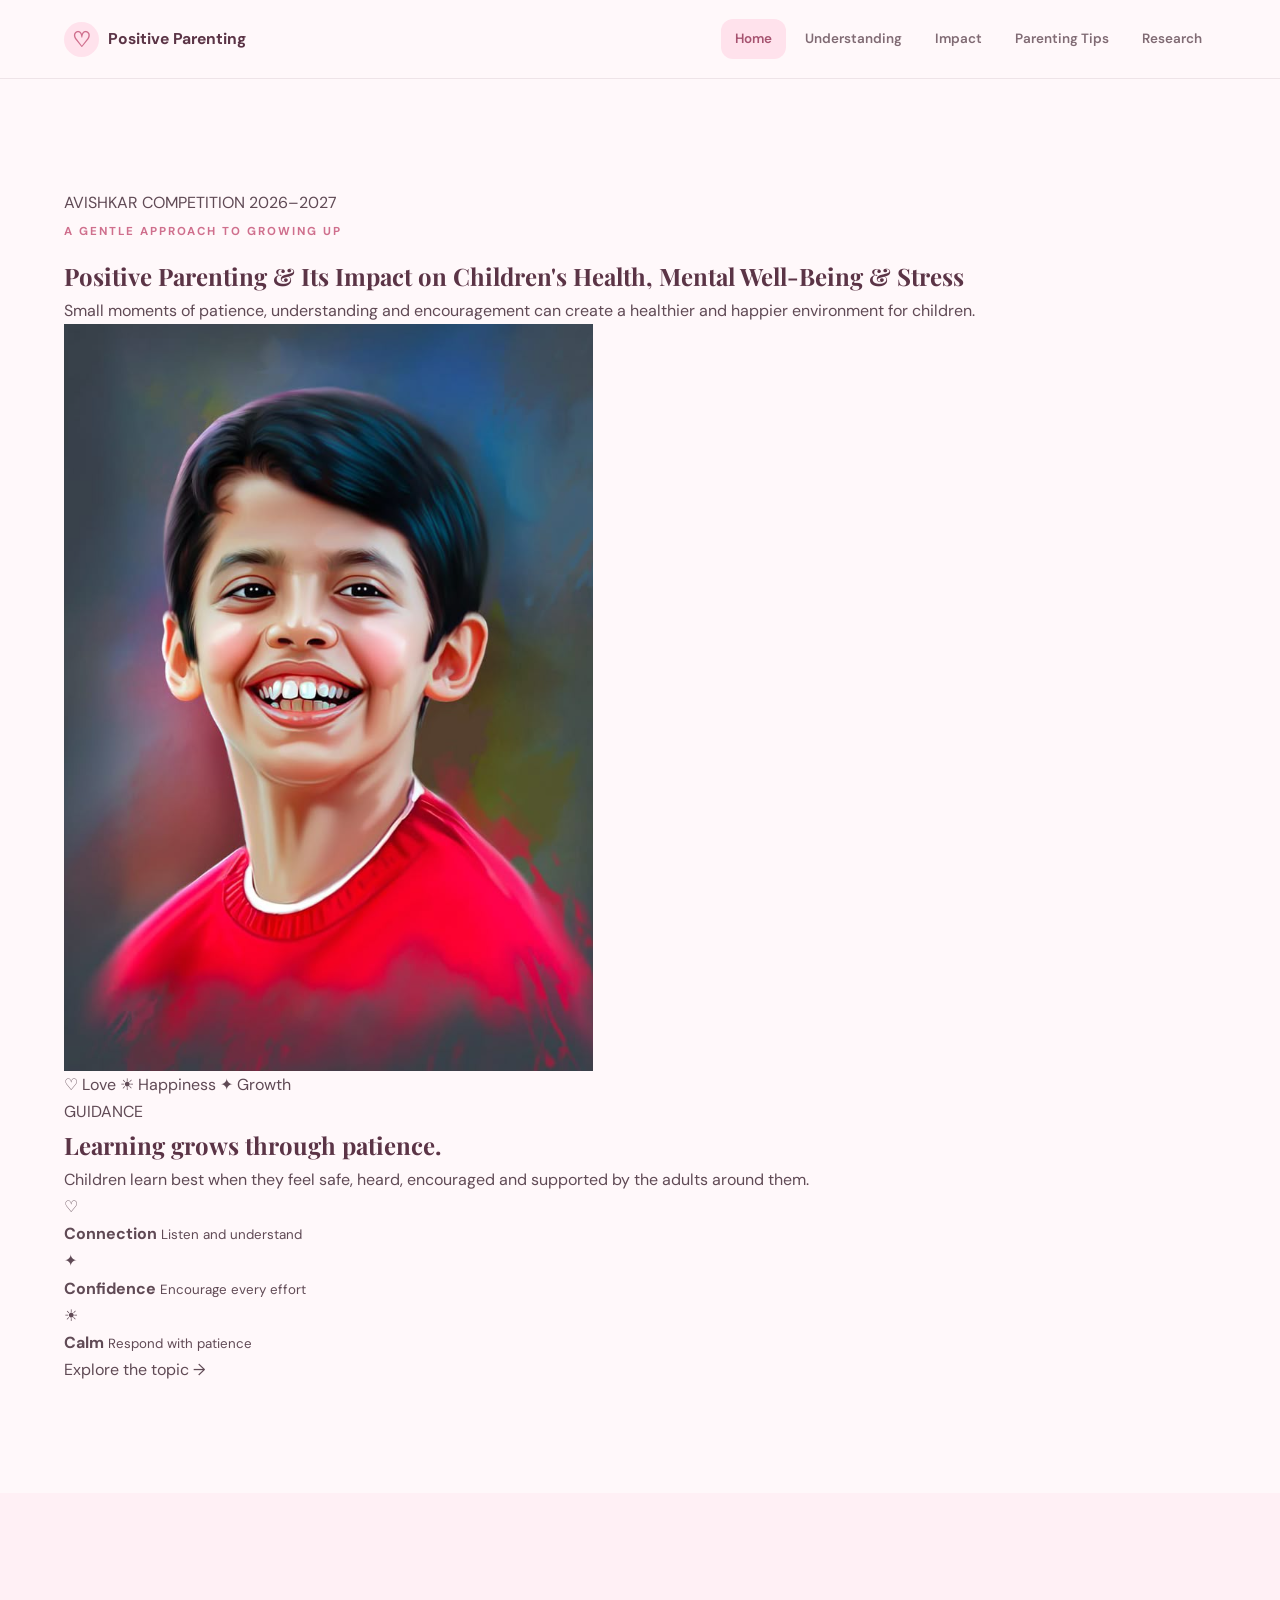
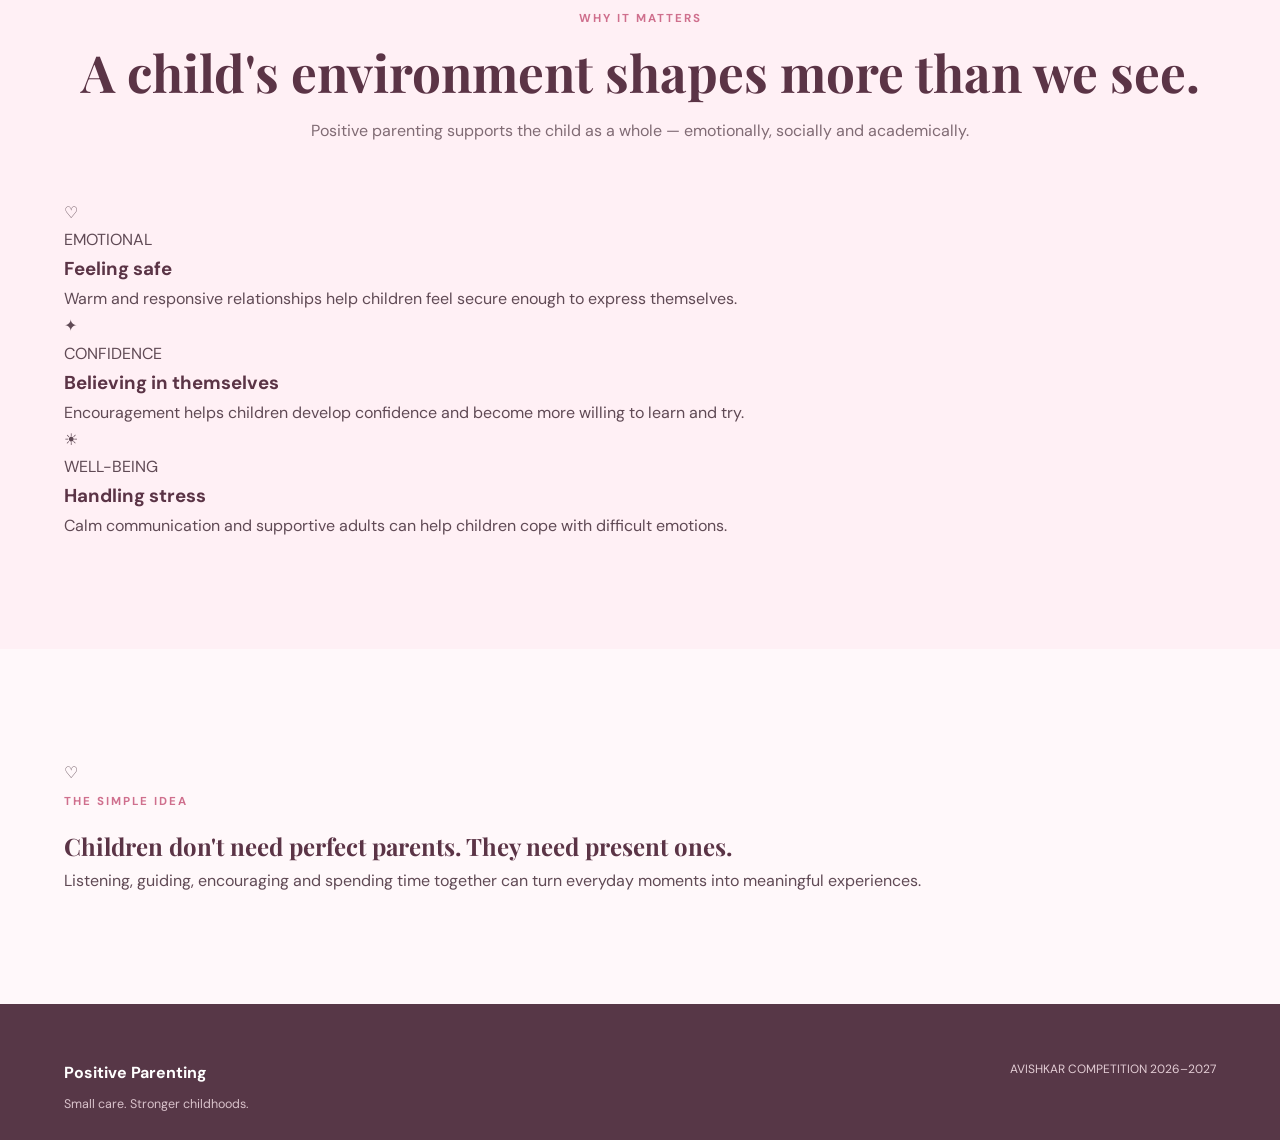
<file: index.html>
<!DOCTYPE html>
<html lang="en">
<head>
    <meta charset="UTF-8">
    <meta name="viewport" content="width=device-width, initial-scale=1.0">

    <title>Positive Parenting | Avishkar Competition</title>

    <link rel="preconnect" href="https://fonts.googleapis.com">
    <link rel="preconnect" href="https://fonts.gstatic.com" crossorigin>

    <link href="https://fonts.googleapis.com/css2?family=DM+Sans:wght@400;500;600;700&family=Playfair+Display:wght@500;600;700&display=swap" rel="stylesheet">

    <link rel="stylesheet" href="style.css">
</head>

<body>

<header class="site-header">
    <div class="container nav-wrap">

        <a href="index.html" class="brand">
            <span class="brand-mark">♡</span>
            <span>Positive Parenting</span>
        </a>

        <button class="nav-toggle" aria-label="Open navigation">
            <span></span>
            <span></span>
            <span></span>
        </button>

        <nav class="main-nav">
            <a href="index.html" class="active">Home</a>
            <a href="understanding.html">Understanding</a>
            <a href="impact.html">Impact</a>
            <a href="parenting-tips.html">Parenting Tips</a>
            <a href="research.html">Research</a>
        </nav>

    </div>
</header>


<main>

    <!-- HERO -->
    <section class="hero section">

        <div class="container">

            <div class="competition-label">
                AVISHKAR COMPETITION 2026–2027
            </div>

            <div class="hero-heading">
                <span class="eyebrow">A gentle approach to growing up</span>

                <h1>
                    Positive Parenting & Its Impact on Children's
                    <span>Health, Mental Well-Being & Stress</span>
                </h1>

                <p class="hero-intro">
                    Small moments of patience, understanding and encouragement
                    can create a healthier and happier environment for children.
                </p>
            </div>


            <!-- IMPORTANT:
                 IMAGE AND TEXT ARE SEPARATE.
                 NOTHING IS PLACED OVER THE BOY'S FACE.
            -->

            <div class="hero-showcase">

                <div class="hero-image-area">

                    <div class="hero-photo-frame">
                        <img
                            src="boy.png"
                            alt="Happy child"
                            class="hero-photo"
                        >
                    </div>

                    <!-- LOVE IS OUTSIDE THE IMAGE -->
                    <div class="hero-badges">
                        <span class="soft-badge">
                            <span>♡</span> Love
                        </span>

                        <span class="soft-badge">
                            <span>☀</span> Happiness
                        </span>

                        <span class="soft-badge">
                            <span>✦</span> Growth
                        </span>
                    </div>

                </div>


                <!-- TEXT CARD IS TO THE RIGHT OF IMAGE -->
                <div class="hero-side-card">

                    <span class="card-label">GUIDANCE</span>

                    <h2>
                        Learning grows through patience.
                    </h2>

                    <p>
                        Children learn best when they feel safe, heard,
                        encouraged and supported by the adults around them.
                    </p>

                    <div class="mini-points">

                        <div>
                            <span class="mini-icon">♡</span>
                            <div>
                                <strong>Connection</strong>
                                <small>Listen and understand</small>
                            </div>
                        </div>

                        <div>
                            <span class="mini-icon">✦</span>
                            <div>
                                <strong>Confidence</strong>
                                <small>Encourage every effort</small>
                            </div>
                        </div>

                        <div>
                            <span class="mini-icon">☀</span>
                            <div>
                                <strong>Calm</strong>
                                <small>Respond with patience</small>
                            </div>
                        </div>

                    </div>

                    <a href="understanding.html" class="primary-button">
                        Explore the topic
                        <span>→</span>
                    </a>

                </div>

            </div>

        </div>

    </section>


    <!-- WHY IT MATTERS -->
    <section class="section soft-section">

        <div class="container">

            <div class="section-heading centered">
                <span class="eyebrow">Why it matters</span>

                <h2>
                    A child's environment shapes more than we see.
                </h2>

                <p>
                    Positive parenting supports the child as a whole —
                    emotionally, socially and academically.
                </p>
            </div>


            <div class="three-card-grid">

                <article class="info-card pink-card reveal">
                    <div class="icon-circle">♡</div>
                    <span class="small-label">EMOTIONAL</span>

                    <h3>Feeling safe</h3>

                    <p>
                        Warm and responsive relationships help children
                        feel secure enough to express themselves.
                    </p>
                </article>


                <article class="info-card peach-card reveal">
                    <div class="icon-circle">✦</div>
                    <span class="small-label">CONFIDENCE</span>

                    <h3>Believing in themselves</h3>

                    <p>
                        Encouragement helps children develop confidence
                        and become more willing to learn and try.
                    </p>
                </article>


                <article class="info-card lavender-card reveal">
                    <div class="icon-circle">☀</div>
                    <span class="small-label">WELL-BEING</span>

                    <h3>Handling stress</h3>

                    <p>
                        Calm communication and supportive adults can help
                        children cope with difficult emotions.
                    </p>
                </article>

            </div>

        </div>

    </section>


    <!-- SIMPLE MESSAGE -->
    <section class="section">

        <div class="container">

            <div class="message-box reveal">

                <div class="message-symbol">♡</div>

                <div>
                    <span class="eyebrow">The simple idea</span>

                    <h2>
                        Children don't need perfect parents.
                        They need present ones.
                    </h2>

                    <p>
                        Listening, guiding, encouraging and spending time
                        together can turn everyday moments into meaningful
                        experiences.
                    </p>
                </div>

            </div>

        </div>

    </section>

</main>


<footer class="site-footer">

    <div class="container footer-inner">

        <div>
            <strong>Positive Parenting</strong>
            <p>Small care. Stronger childhoods.</p>
        </div>

        <div class="footer-note">
            AVISHKAR COMPETITION 2026–2027
        </div>

    </div>

</footer>


<script src="script.js"></script>

</body>
</html>
</file>
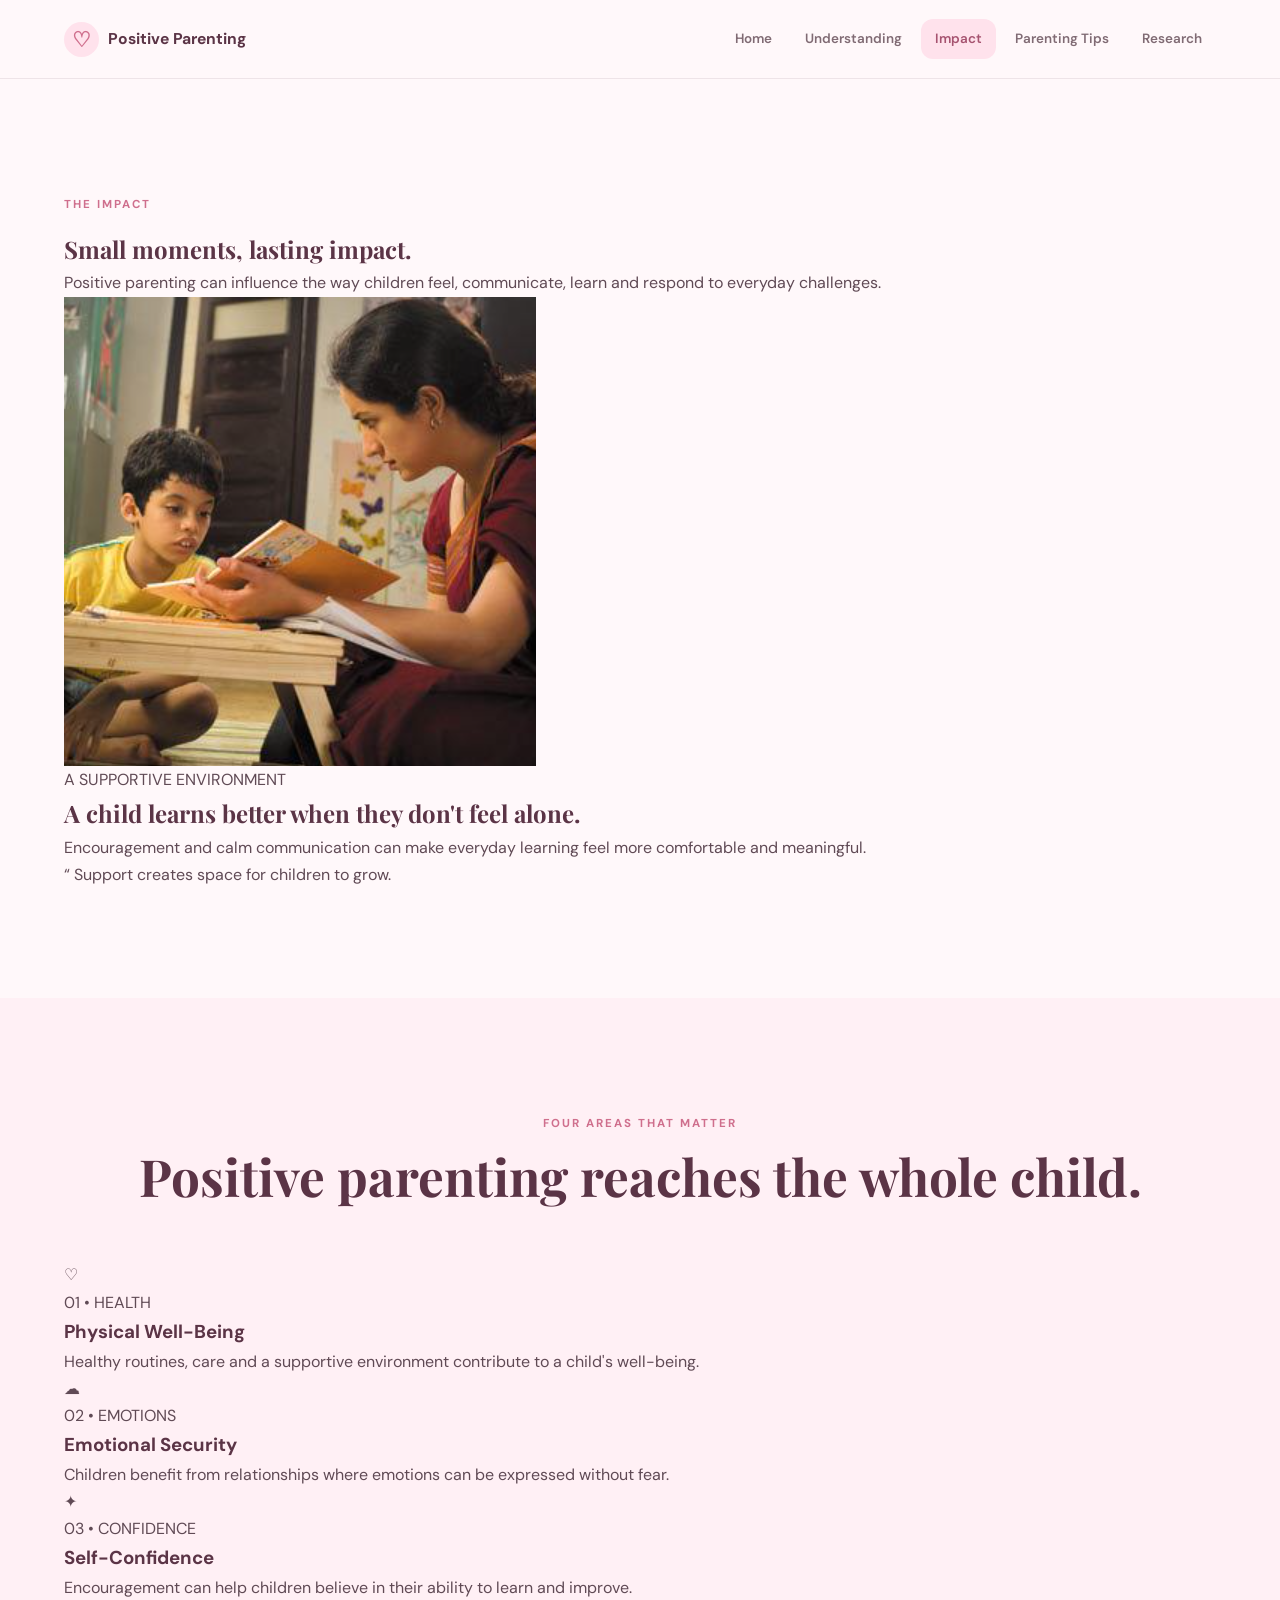
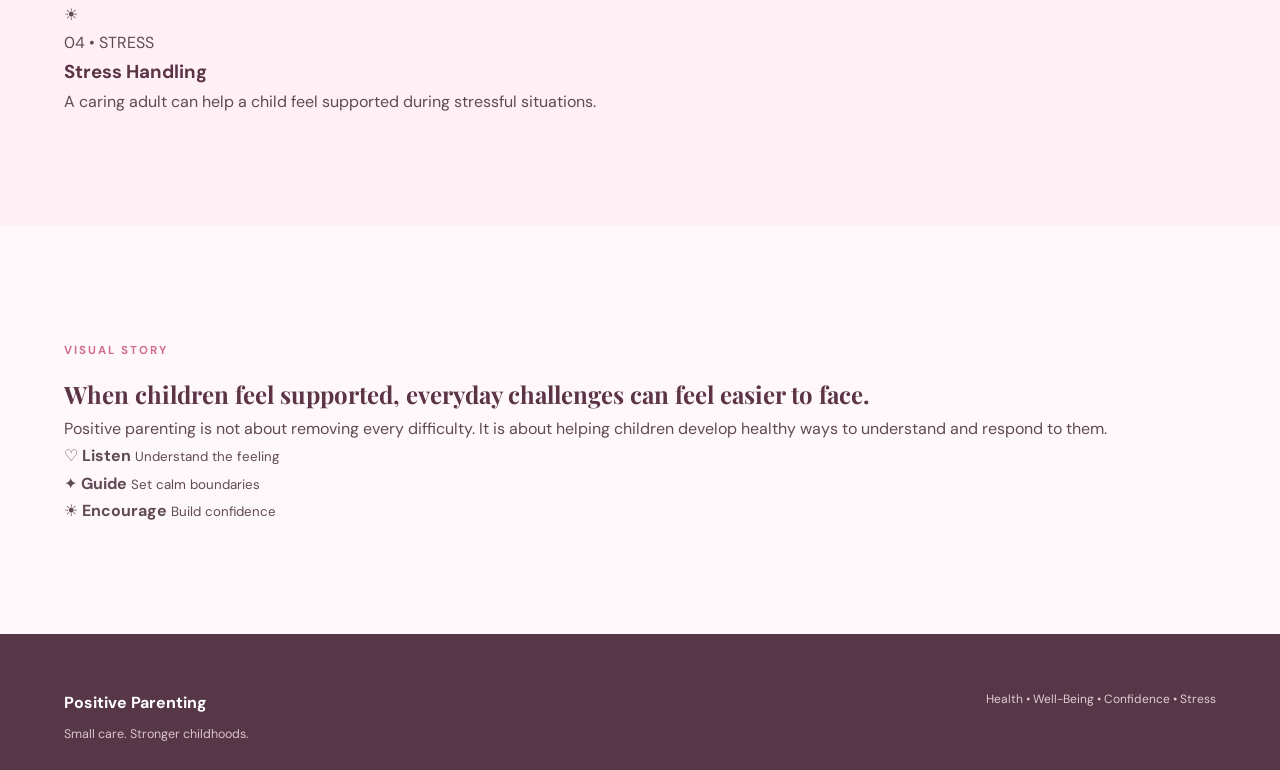
<file: impact.html>
<!DOCTYPE html>
<html lang="en">
<head>

    <meta charset="UTF-8">
    <meta name="viewport" content="width=device-width, initial-scale=1.0">

    <title>Impact of Positive Parenting</title>

    <link rel="preconnect" href="https://fonts.googleapis.com">
    <link rel="preconnect" href="https://fonts.gstatic.com" crossorigin>

    <link href="https://fonts.googleapis.com/css2?family=DM+Sans:wght@400;500;600;700&family=Playfair+Display:wght@500;600;700&display=swap" rel="stylesheet">

    <link rel="stylesheet" href="style.css">

</head>

<body>

<header class="site-header">

    <div class="container nav-wrap">

        <a href="index.html" class="brand">
            <span class="brand-mark">♡</span>
            <span>Positive Parenting</span>
        </a>

        <button class="nav-toggle" aria-label="Open navigation">
            <span></span>
            <span></span>
            <span></span>
        </button>

        <nav class="main-nav">

            <a href="index.html">Home</a>
            <a href="understanding.html">Understanding</a>
            <a href="impact.html" class="active">Impact</a>
            <a href="parenting-tips.html">Parenting Tips</a>
            <a href="research.html">Research</a>

        </nav>

    </div>

</header>


<main>

    <section class="page-hero section">

        <div class="container">

            <span class="eyebrow">The impact</span>

            <h1>
                Small moments,
                <span>lasting impact.</span>
            </h1>

            <p class="large-intro">
                Positive parenting can influence the way children feel,
                communicate, learn and respond to everyday challenges.
            </p>


            <div class="impact-feature">

                <div class="impact-photo">

                    <img
                        src="mother-child.png"
                        alt="Mother supporting her child while studying"
                    >

                </div>


                <div class="impact-message">

                    <span class="card-label">A SUPPORTIVE ENVIRONMENT</span>

                    <h2>
                        A child learns better
                        when they don't feel alone.
                    </h2>

                    <p>
                        Encouragement and calm communication can make
                        everyday learning feel more comfortable and
                        meaningful.
                    </p>

                    <div class="impact-quote">
                        <span>“</span>
                        Support creates space for children to grow.
                    </div>

                </div>

            </div>

        </div>

    </section>


    <section class="section soft-section">

        <div class="container">

            <div class="section-heading centered">

                <span class="eyebrow">Four areas that matter</span>

                <h2>
                    Positive parenting reaches the whole child.
                </h2>

            </div>


            <div class="impact-grid">

                <article class="impact-card">

                    <div class="impact-icon">♡</div>

                    <div>
                        <span class="small-label">01 • HEALTH</span>
                        <h3>Physical Well-Being</h3>
                        <p>
                            Healthy routines, care and a supportive
                            environment contribute to a child's well-being.
                        </p>
                    </div>

                </article>


                <article class="impact-card">

                    <div class="impact-icon">☁</div>

                    <div>
                        <span class="small-label">02 • EMOTIONS</span>
                        <h3>Emotional Security</h3>
                        <p>
                            Children benefit from relationships where
                            emotions can be expressed without fear.
                        </p>
                    </div>

                </article>


                <article class="impact-card">

                    <div class="impact-icon">✦</div>

                    <div>
                        <span class="small-label">03 • CONFIDENCE</span>
                        <h3>Self-Confidence</h3>
                        <p>
                            Encouragement can help children believe in
                            their ability to learn and improve.
                        </p>
                    </div>

                </article>


                <article class="impact-card">

                    <div class="impact-icon">☀</div>

                    <div>
                        <span class="small-label">04 • STRESS</span>
                        <h3>Stress Handling</h3>
                        <p>
                            A caring adult can help a child feel supported
                            during stressful situations.
                        </p>
                    </div>

                </article>

            </div>

        </div>

    </section>


    <!-- VISUAL IMPACT -->
    <section class="section">

        <div class="container">

            <div class="visual-impact">

                <div class="visual-content">

                    <span class="eyebrow">Visual story</span>

                    <h2>
                        When children feel supported,
                        everyday challenges can feel easier to face.
                    </h2>

                    <p>
                        Positive parenting is not about removing every
                        difficulty. It is about helping children develop
                        healthy ways to understand and respond to them.
                    </p>

                </div>


                <div class="impact-visual">

                    <div class="visual-step first">
                        <span>♡</span>
                        <strong>Listen</strong>
                        <small>Understand the feeling</small>
                    </div>

                    <div class="visual-line"></div>

                    <div class="visual-step second">
                        <span>✦</span>
                        <strong>Guide</strong>
                        <small>Set calm boundaries</small>
                    </div>

                    <div class="visual-line"></div>

                    <div class="visual-step third">
                        <span>☀</span>
                        <strong>Encourage</strong>
                        <small>Build confidence</small>
                    </div>

                </div>

            </div>

        </div>

    </section>

</main>


<footer class="site-footer">

    <div class="container footer-inner">

        <div>
            <strong>Positive Parenting</strong>
            <p>Small care. Stronger childhoods.</p>
        </div>

        <div class="footer-note">
            Health • Well-Being • Confidence • Stress
        </div>

    </div>

</footer>


<script src="script.js"></script>

</body>
</html>
</file>
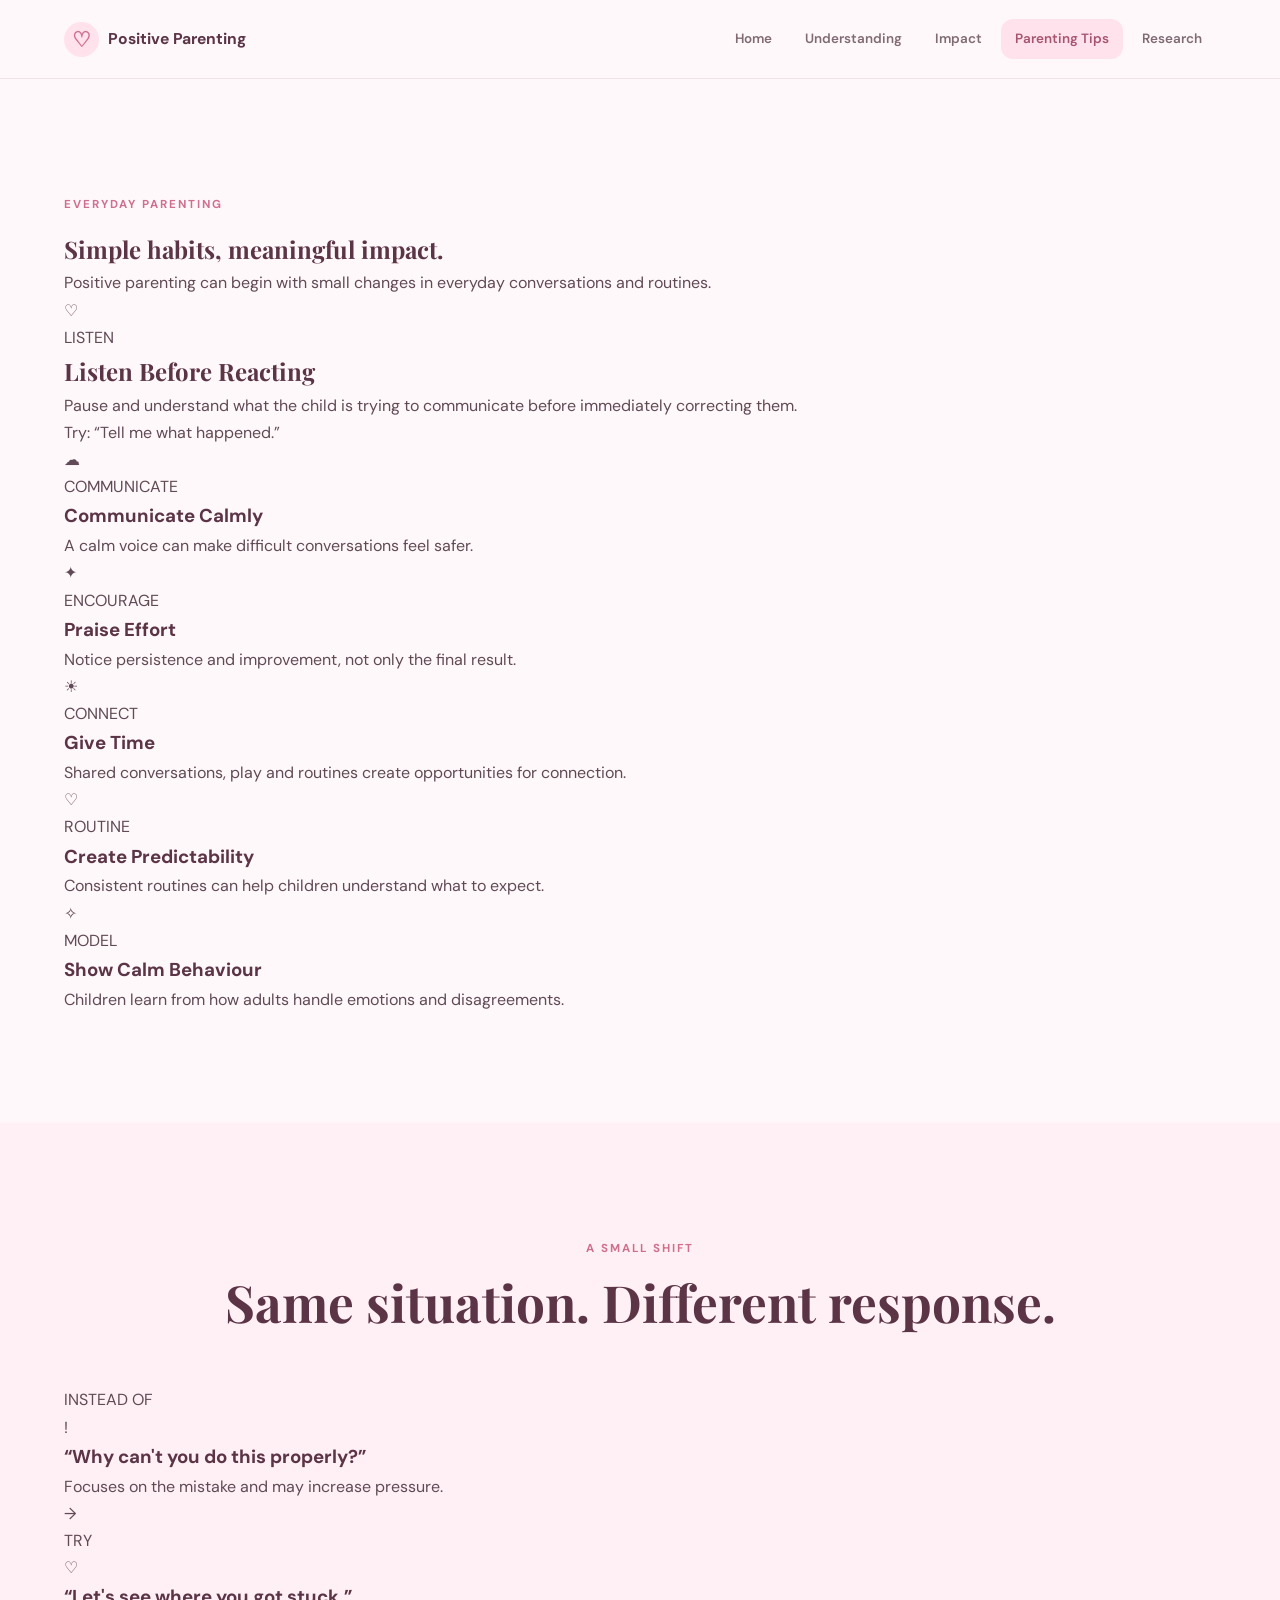
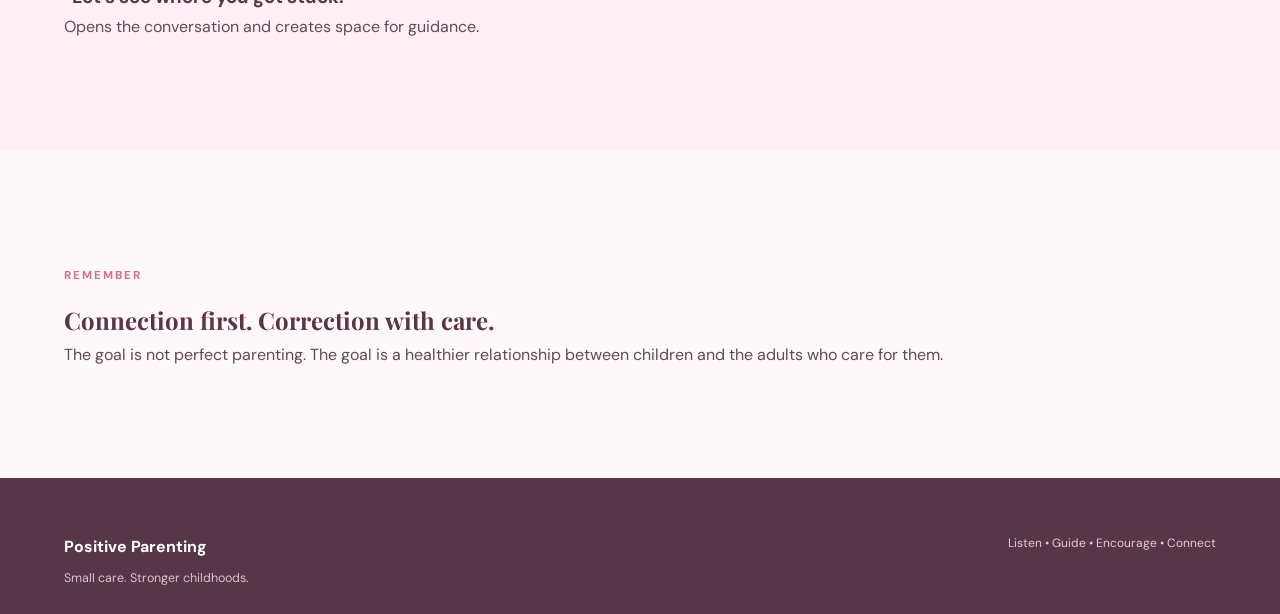
<file: parenting-tips.html>
<!DOCTYPE html>
<html lang="en">
<head>

    <meta charset="UTF-8">
    <meta name="viewport" content="width=device-width, initial-scale=1.0">

    <title>Positive Parenting Tips</title>

    <link rel="preconnect" href="https://fonts.googleapis.com">
    <link rel="preconnect" href="https://fonts.gstatic.com" crossorigin>

    <link href="https://fonts.googleapis.com/css2?family=DM+Sans:wght@400;500;600;700&family=Playfair+Display:wght@500;600;700&display=swap" rel="stylesheet">

    <link rel="stylesheet" href="style.css">

</head>

<body>

<header class="site-header">

    <div class="container nav-wrap">

        <a href="index.html" class="brand">
            <span class="brand-mark">♡</span>
            <span>Positive Parenting</span>
        </a>

        <button class="nav-toggle" aria-label="Open navigation">
            <span></span>
            <span></span>
            <span></span>
        </button>

        <nav class="main-nav">

            <a href="index.html">Home</a>
            <a href="understanding.html">Understanding</a>
            <a href="impact.html">Impact</a>
            <a href="parenting-tips.html" class="active">Parenting Tips</a>
            <a href="research.html">Research</a>

        </nav>

    </div>

</header>


<main>

    <section class="page-hero section">

        <div class="container">

            <span class="eyebrow">Everyday parenting</span>

            <h1>
                Simple habits,
                <span>meaningful impact.</span>
            </h1>

            <p class="large-intro">
                Positive parenting can begin with small changes in
                everyday conversations and routines.
            </p>


            <div class="tips-grid">

                <article class="tip-card large-tip">

                    <div class="tip-icon">♡</div>

                    <span class="small-label">LISTEN</span>

                    <h2>Listen Before Reacting</h2>

                    <p>
                        Pause and understand what the child is trying
                        to communicate before immediately correcting them.
                    </p>

                    <div class="tip-example">
                        <span>Try:</span>
                        “Tell me what happened.”
                    </div>

                </article>


                <article class="tip-card">

                    <div class="tip-icon">☁</div>

                    <span class="small-label">COMMUNICATE</span>

                    <h3>Communicate Calmly</h3>

                    <p>
                        A calm voice can make difficult conversations
                        feel safer.
                    </p>

                </article>


                <article class="tip-card">

                    <div class="tip-icon">✦</div>

                    <span class="small-label">ENCOURAGE</span>

                    <h3>Praise Effort</h3>

                    <p>
                        Notice persistence and improvement, not only
                        the final result.
                    </p>

                </article>


                <article class="tip-card">

                    <div class="tip-icon">☀</div>

                    <span class="small-label">CONNECT</span>

                    <h3>Give Time</h3>

                    <p>
                        Shared conversations, play and routines create
                        opportunities for connection.
                    </p>

                </article>


                <article class="tip-card">

                    <div class="tip-icon">♡</div>

                    <span class="small-label">ROUTINE</span>

                    <h3>Create Predictability</h3>

                    <p>
                        Consistent routines can help children understand
                        what to expect.
                    </p>

                </article>


                <article class="tip-card">

                    <div class="tip-icon">✧</div>

                    <span class="small-label">MODEL</span>

                    <h3>Show Calm Behaviour</h3>

                    <p>
                        Children learn from how adults handle emotions
                        and disagreements.
                    </p>

                </article>

            </div>

        </div>

    </section>


    <!-- BEFORE / AFTER -->
    <section class="section soft-section">

        <div class="container">

            <div class="section-heading centered">

                <span class="eyebrow">A small shift</span>

                <h2>
                    Same situation. Different response.
                </h2>

            </div>


            <div class="response-grid">

                <div class="response-card avoid">

                    <span class="response-label">INSTEAD OF</span>

                    <div class="response-icon">!</div>

                    <h3>“Why can't you do this properly?”</h3>

                    <p>
                        Focuses on the mistake and may increase pressure.
                    </p>

                </div>


                <div class="response-arrow">
                    →
                </div>


                <div class="response-card positive">

                    <span class="response-label">TRY</span>

                    <div class="response-icon">♡</div>

                    <h3>“Let's see where you got stuck.”</h3>

                    <p>
                        Opens the conversation and creates space for guidance.
                    </p>

                </div>

            </div>

        </div>

    </section>


    <section class="section">

        <div class="container">

            <div class="closing-note">

                <span class="eyebrow">Remember</span>

                <h2>
                    Connection first.
                    Correction with care.
                </h2>

                <p>
                    The goal is not perfect parenting.
                    The goal is a healthier relationship between
                    children and the adults who care for them.
                </p>

            </div>

        </div>

    </section>

</main>


<footer class="site-footer">

    <div class="container footer-inner">

        <div>
            <strong>Positive Parenting</strong>
            <p>Small care. Stronger childhoods.</p>
        </div>

        <div class="footer-note">
            Listen • Guide • Encourage • Connect
        </div>

    </div>

</footer>


<script src="script.js"></script>

</body>
</html>
</file>
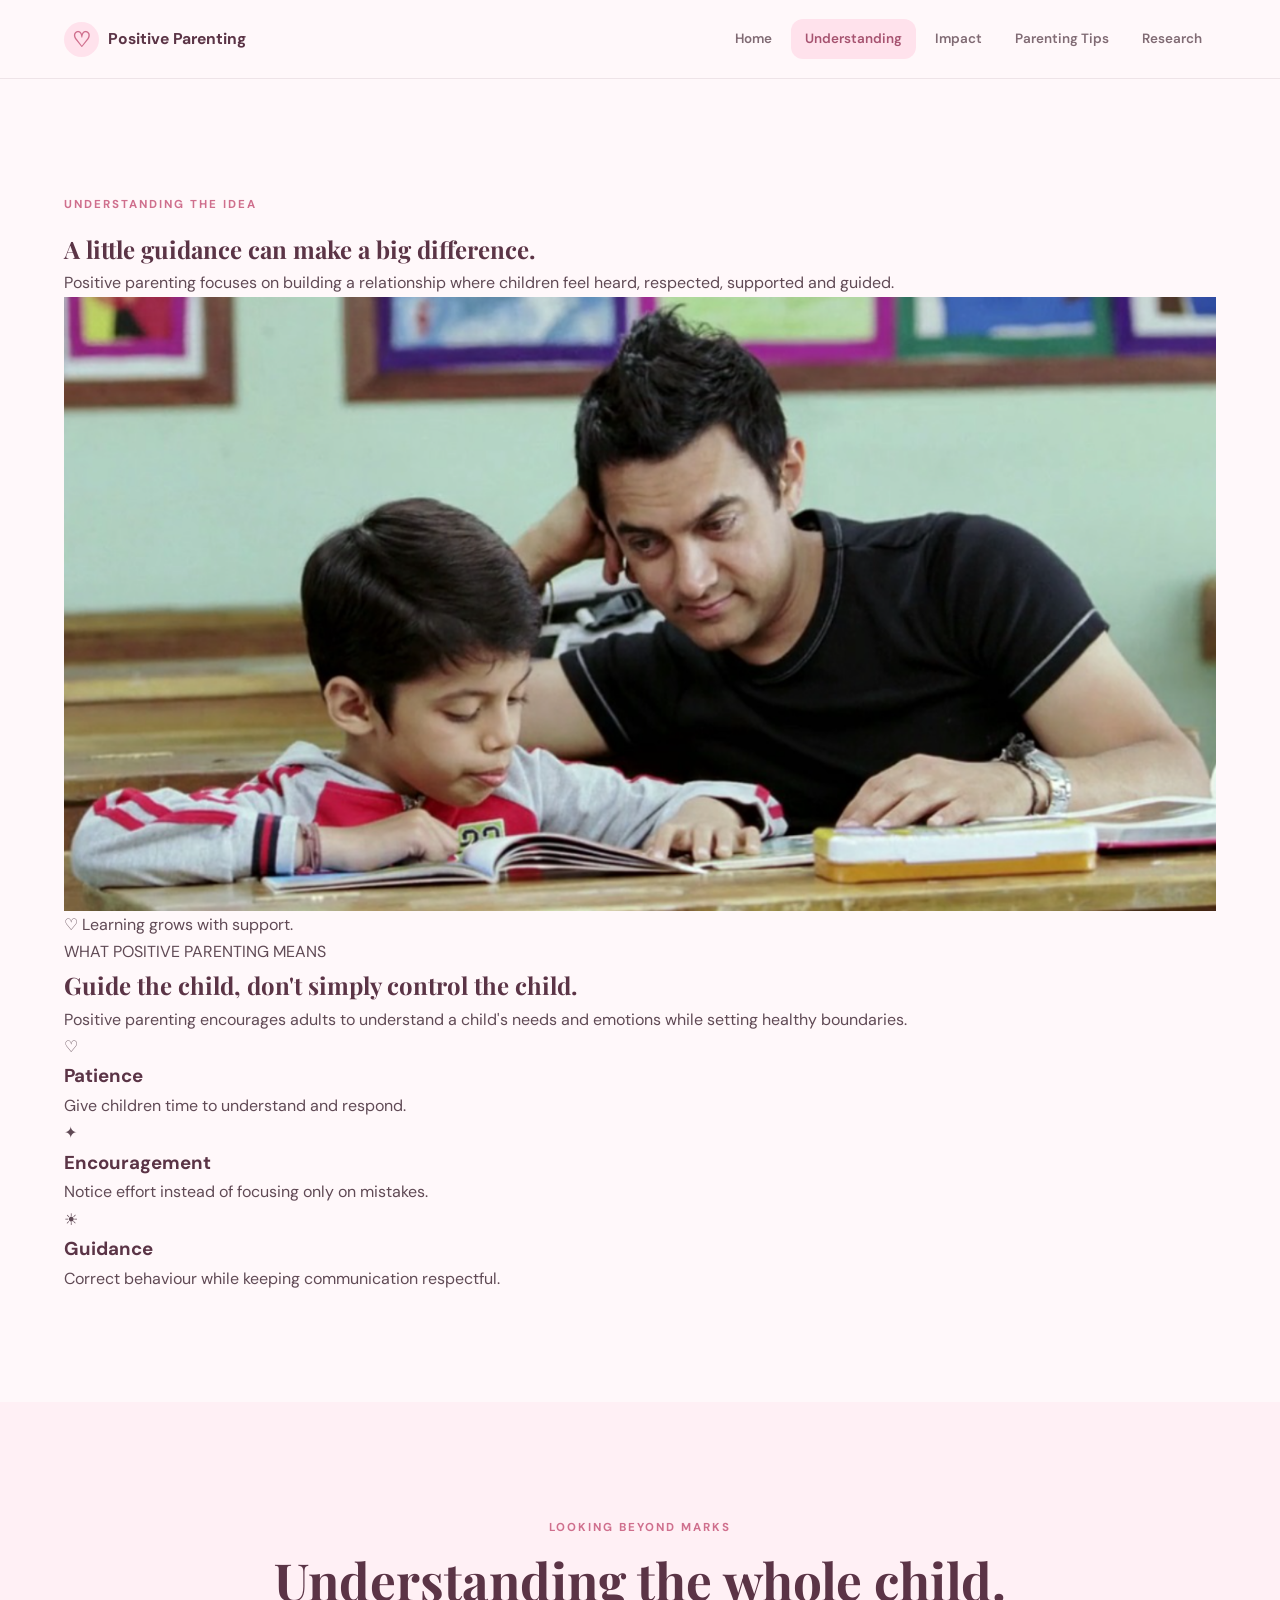
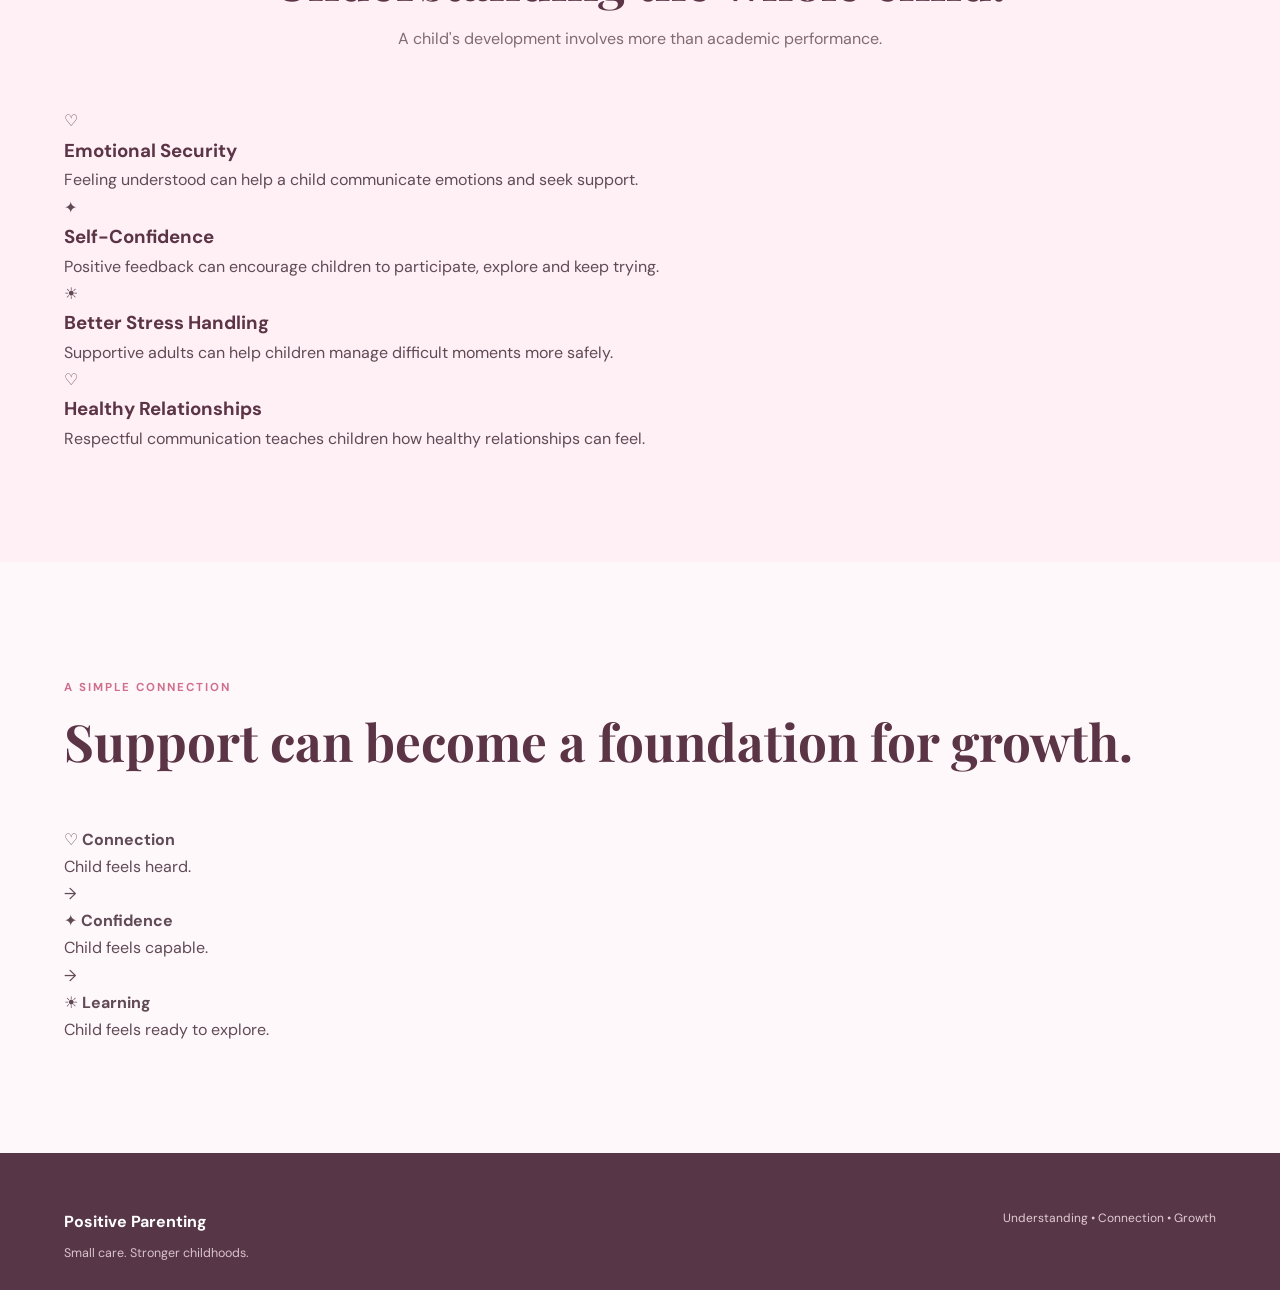
<file: understanding.html>
<!DOCTYPE html>
<html lang="en">
<head>
    <meta charset="UTF-8">
    <meta name="viewport" content="width=device-width, initial-scale=1.0">

    <title>Understanding Positive Parenting</title>

    <link rel="preconnect" href="https://fonts.googleapis.com">
    <link rel="preconnect" href="https://fonts.gstatic.com" crossorigin>

    <link href="https://fonts.googleapis.com/css2?family=DM+Sans:wght@400;500;600;700&family=Playfair+Display:wght@500;600;700&display=swap" rel="stylesheet">

    <link rel="stylesheet" href="style.css">
</head>

<body>

<header class="site-header">
    <div class="container nav-wrap">

        <a href="index.html" class="brand">
            <span class="brand-mark">♡</span>
            <span>Positive Parenting</span>
        </a>

        <button class="nav-toggle" aria-label="Open navigation">
            <span></span>
            <span></span>
            <span></span>
        </button>

        <nav class="main-nav">
            <a href="index.html">Home</a>
            <a href="understanding.html" class="active">Understanding</a>
            <a href="impact.html">Impact</a>
            <a href="parenting-tips.html">Parenting Tips</a>
            <a href="research.html">Research</a>
        </nav>

    </div>
</header>


<main>

    <section class="page-hero section">

        <div class="container">

            <span class="eyebrow">Understanding the idea</span>

            <h1>
                A little guidance can make
                <span>a big difference.</span>
            </h1>

            <p class="large-intro">
                Positive parenting focuses on building a relationship
                where children feel heard, respected, supported and guided.
            </p>


            <div class="feature-layout">

                <div class="feature-image">

                    <img
                        src="teacherchildren.png"
                        alt="Child learning with an adult"
                    />

                    <div class="image-caption">
                        <span>♡</span>
                        Learning grows with support.
                    </div>

                </div>


                <div class="feature-content">

                    <span class="card-label">WHAT POSITIVE PARENTING MEANS</span>

                    <h2>
                        Guide the child,
                        don't simply control the child.
                    </h2>

                    <p>
                        Positive parenting encourages adults to understand
                        a child's needs and emotions while setting healthy
                        boundaries.
                    </p>

                    <div class="principle-list">

                        <div class="principle-item">
                            <div class="principle-icon">♡</div>
                            <div>
                                <h3>Patience</h3>
                                <p>Give children time to understand and respond.</p>
                            </div>
                        </div>

                        <div class="principle-item">
                            <div class="principle-icon">✦</div>
                            <div>
                                <h3>Encouragement</h3>
                                <p>Notice effort instead of focusing only on mistakes.</p>
                            </div>
                        </div>

                        <div class="principle-item">
                            <div class="principle-icon">☀</div>
                            <div>
                                <h3>Guidance</h3>
                                <p>Correct behaviour while keeping communication respectful.</p>
                            </div>
                        </div>

                    </div>

                </div>

            </div>

        </div>

    </section>


    <!-- WHOLE CHILD -->
    <section class="section soft-section">

        <div class="container">

            <div class="section-heading centered">

                <span class="eyebrow">Looking beyond marks</span>

                <h2>
                    Understanding the whole child.
                </h2>

                <p>
                    A child's development involves more than academic performance.
                </p>

            </div>


            <div class="four-area-grid">

                <article class="area-card reveal">
                    <span class="area-number">♡</span>
                    <h3>Emotional Security</h3>
                    <p>
                        Feeling understood can help a child communicate
                        emotions and seek support.
                    </p>
                </article>

                <article class="area-card reveal">
                    <span class="area-number">✦</span>
                    <h3>Self-Confidence</h3>
                    <p>
                        Positive feedback can encourage children to
                        participate, explore and keep trying.
                    </p>
                </article>

                <article class="area-card reveal">
                    <span class="area-number">☀</span>
                    <h3>Better Stress Handling</h3>
                    <p>
                        Supportive adults can help children manage
                        difficult moments more safely.
                    </p>
                </article>

                <article class="area-card reveal">
                    <span class="area-number">♡</span>
                    <h3>Healthy Relationships</h3>
                    <p>
                        Respectful communication teaches children how
                        healthy relationships can feel.
                    </p>
                </article>

            </div>

        </div>

    </section>


    <!-- PATH -->
    <section class="section">

        <div class="container">

            <div class="section-heading">
                <span class="eyebrow">A simple connection</span>

                <h2>
                    Support can become a foundation for growth.
                </h2>
            </div>


            <div class="connection-path">

                <div class="path-card">
                    <span>♡</span>
                    <strong>Connection</strong>
                    <p>Child feels heard.</p>
                </div>

                <div class="path-arrow">→</div>

                <div class="path-card">
                    <span>✦</span>
                    <strong>Confidence</strong>
                    <p>Child feels capable.</p>
                </div>

                <div class="path-arrow">→</div>

                <div class="path-card">
                    <span>☀</span>
                    <strong>Learning</strong>
                    <p>Child feels ready to explore.</p>
                </div>

            </div>

        </div>

    </section>

</main>


<footer class="site-footer">

    <div class="container footer-inner">

        <div>
            <strong>Positive Parenting</strong>
            <p>Small care. Stronger childhoods.</p>
        </div>

        <div class="footer-note">
            Understanding • Connection • Growth
        </div>

    </div>

</footer>


<script src="script.js"></script>

</body>
</html>
</file>
<file: style.css>
/* =====================================================
   ROOT VARIABLES
   ===================================================== */

:root {

    --pink: #cf6f8d;

    --dark-pink: #a65370;

    --deep: #5b3446;

    --text: #604a55;

    --muted: #806b74;

    --baby-pink: #fff8fa;

    --soft-pink: #fff0f5;

    --light-pink: #ffe2ec;

    --white: #ffffff;

    --border: rgba(91, 52, 70, 0.10);

    --shadow:
        0 20px 55px rgba(91, 52, 70, 0.09);

    --small-shadow:
        0 10px 30px rgba(91, 52, 70, 0.07);

}



/* =====================================================
   RESET
   ===================================================== */

* {

    margin: 0;

    padding: 0;

    box-sizing: border-box;

}


html {

    scroll-behavior: smooth;

}


body {

    font-family: "DM Sans", sans-serif;

    background: var(--baby-pink);

    color: var(--text);

    line-height: 1.7;

    overflow-x: hidden;

}


img {

    max-width: 100%;

    display: block;

}


a {

    text-decoration: none;

    color: inherit;

}


button {

    font-family: inherit;

}



/* =====================================================
   CONTAINERS
   ===================================================== */

.container {

    width: min(1160px, 90%);

    margin: auto;

}


.section {

    padding: 110px 0;

}



/* =====================================================
   HEADER
   ===================================================== */

.site-header {

    position: sticky;

    top: 0;

    z-index: 1000;

    background: rgba(255, 248, 250, 0.95);

    border-bottom: 1px solid var(--border);

    backdrop-filter: blur(15px);

}


.nav-wrap {

    min-height: 78px;

    display: flex;

    align-items: center;

    justify-content: space-between;

    gap: 25px;

}


.brand {

    display: flex;

    align-items: center;

    gap: 9px;

    color: var(--deep);

    font-size: 0.98rem;

    font-weight: 700;

    white-space: nowrap;

}


.brand-mark {

    width: 35px;

    height: 35px;

    display: grid;

    place-items: center;

    border-radius: 50%;

    background: var(--light-pink);

    color: var(--pink);

    font-size: 1.3rem;

}


.main-nav {

    display: flex;

    align-items: center;

    gap: 5px;

}


.main-nav a {

    padding: 9px 14px;

    border-radius: 12px;

    color: var(--muted);

    font-size: 0.84rem;

    font-weight: 600;

    transition: 0.25s ease;

}


.main-nav a:hover {

    background: var(--soft-pink);

    color: var(--dark-pink);

}


.main-nav a.active {

    background: var(--light-pink);

    color: var(--dark-pink);

}


.nav-toggle {

    display: none;

    width: 42px;

    height: 42px;

    border: none;

    border-radius: 12px;

    background: var(--light-pink);

    cursor: pointer;

}


.nav-toggle span {

    display: block;

    width: 20px;

    height: 2px;

    margin: 4px auto;

    background: var(--deep);

}



/* =====================================================
   TYPOGRAPHY
   ===================================================== */

.eyebrow {

    display: inline-block;

    margin-bottom: 14px;

    color: var(--pink);

    font-size: 0.72rem;

    letter-spacing: 2px;

    font-weight: 700;

    text-transform: uppercase;

}


h1,
h2,
h3 {

    color: var(--deep);

}


h1,
h2 {

    font-family: "Playfair Display", serif;

}


.centered {

    text-align: center;

}



/* =====================================================
   RESEARCH HERO
   ===================================================== */

.research-hero {

    padding-top: 105px;

    padding-bottom: 100px;

    background:

        radial-gradient(
            circle at 10% 20%,
            rgba(255, 210, 225, 0.6),
            transparent 28%
        ),

        radial-gradient(
            circle at 90% 70%,
            rgba(255, 226, 235, 0.7),
            transparent 30%
        ),

        var(--baby-pink);

}


.research-heading {

    max-width: 820px;

    margin: auto;

    text-align: center;

}


.research-heading h1 {

    font-size: clamp(2.6rem, 5vw, 4.5rem);

    line-height: 1.1;

    margin-bottom: 25px;

}


.research-heading h1 span {

    color: var(--pink);

    display: block;

}


.research-heading p {

    max-width: 730px;

    margin: auto;

    color: var(--muted);

    font-size: 1rem;

}



/* =====================================================
   RESEARCH STATS
   ===================================================== */

.research-stats {

    margin-top: 65px;

    display: grid;

    grid-template-columns:
        repeat(4, 1fr);

    gap: 18px;

}


.research-stat {

    padding: 30px 25px;

    min-height: 260px;

    background: var(--white);

    border: 1px solid var(--border);

    border-radius: 27px;

    box-shadow: var(--small-shadow);

    text-align: center;

}


.stat-number,
.stat-symbol {

    font-family: "Playfair Display", serif;

    color: var(--pink);

    font-size: 3.2rem;

    line-height: 1;

    font-weight: 700;

}


.stat-symbol span {

    font-family: "DM Sans", sans-serif;

    font-size: 2rem;

}


.stat-unit {

    display: block;

    margin-top: 8px;

    color: var(--dark-pink);

    font-size: 0.7rem;

    letter-spacing: 2px;

    font-weight: 700;

}


.research-stat p {

    margin-top: 20px;

    color: var(--muted);

    font-size: 0.78rem;

    line-height: 1.7;

}



/* =====================================================
   SOFT SECTION
   ===================================================== */

.soft-section {

    background: var(--soft-pink);

}


.section-heading {

    margin-bottom: 55px;

}


.section-heading h2 {

    font-size: clamp(2rem, 4vw, 3.2rem);

    line-height: 1.15;

}


.section-heading p {

    margin-top: 15px;

    color: var(--muted);

}



/* =====================================================
   CARE WHEEL
   ===================================================== */

.care-wheel {

    width: min(650px, 100%);

    height: 650px;

    margin: auto;

    position: relative;

    border-radius: 50%;

    background:

        radial-gradient(
            circle,
            rgba(255,255,255,0.95) 0 26%,
            transparent 27%
        ),

        radial-gradient(
            circle,
            rgba(255,255,255,0.6) 0 52%,
            transparent 53%
        );

}


.care-center {

    width: 190px;

    height: 190px;

    position: absolute;

    left: 50%;

    top: 50%;

    transform: translate(-50%, -50%);

    display: flex;

    flex-direction: column;

    align-items: center;

    justify-content: center;

    text-align: center;

    border-radius: 50%;

    background: var(--white);

    border: 8px solid var(--light-pink);

    box-shadow: var(--shadow);

}


.care-center span {

    color: var(--pink);

    font-size: 1.7rem;

}


.care-center strong {

    margin-top: 5px;

    color: var(--deep);

    font-family: "Playfair Display", serif;

    font-size: 1.1rem;

}


.care-item {

    width: 150px;

    height: 150px;

    position: absolute;

    display: flex;

    flex-direction: column;

    align-items: center;

    justify-content: center;

    text-align: center;

    padding: 15px;

    border-radius: 50%;

    background: var(--white);

    border: 1px solid var(--border);

    box-shadow: var(--small-shadow);

}


.care-item span {

    color: var(--pink);

    font-size: 0.7rem;

    font-weight: 700;

}


.care-item strong {

    margin-top: 6px;

    color: var(--deep);

    font-size: 0.75rem;

}


.care-one {

    top: 15px;

    left: 50%;

    transform: translateX(-50%);

}


.care-two {

    top: 165px;

    right: 15px;

}


.care-three {

    bottom: 70px;

    right: 45px;

}


.care-four {

    bottom: 70px;

    left: 45px;

}


.care-five {

    top: 165px;

    left: 15px;

}



/* =====================================================
   CONCEPTUAL VISUAL
   ===================================================== */

.research-visual-card {

    display: grid;

    grid-template-columns: 0.8fr 1.2fr;

    gap: 60px;

    align-items: center;

    padding: 55px;

    border-radius: 35px;

    background: var(--white);

    border: 1px solid var(--border);

    box-shadow: var(--shadow);

}


.research-visual-text h2 {

    font-size: clamp(2rem, 3vw, 2.8rem);

    line-height: 1.2;

    margin-bottom: 18px;

}


.research-visual-text p {

    color: var(--muted);

    font-size: 0.88rem;

}



/* =====================================================
   CONCEPT GRAPH
   ===================================================== */

.concept-graph {

    min-height: 330px;

    position: relative;

    padding: 30px;

    border-radius: 25px;

    background: var(--soft-pink);

    overflow: hidden;

}


.graph-axis {

    height: 270px;

    display: flex;

    align-items: flex-end;

    justify-content: space-around;

    gap: 15px;

    position: relative;

    z-index: 2;

}


.graph-point {

    width: 120px;

    text-align: center;

}


.graph-point span {

    width: 54px;

    height: 54px;

    margin: auto;

    display: grid;

    place-items: center;

    border-radius: 50%;

    background: var(--white);

    color: var(--pink);

    box-shadow: var(--small-shadow);

    font-size: 1.2rem;

}


.graph-point strong {

    display: block;

    margin-top: 10px;

    color: var(--deep);

    font-size: 0.78rem;

}


.graph-point small {

    display: block;

    margin-top: 3px;

    color: var(--muted);

    font-size: 0.65rem;

}


.point-one {

    transform: translateY(55px);

}


.point-two {

    transform: translateY(25px);

}


.point-three {

    transform: translateY(-5px);

}


.graph-line {

    position: absolute;

    left: 12%;

    right: 12%;

    top: 55%;

    height: 3px;

    background: var(--pink);

    transform: rotate(-7deg);

    transform-origin: center;

    opacity: 0.45;

}



/* =====================================================
   STRESS COMPARISON
   ===================================================== */

.stress-comparison {

    display: grid;

    grid-template-columns: 1fr 1fr;

    gap: 22px;

}


.stress-column {

    padding: 35px;

    border-radius: 30px;

    background: var(--white);

    border: 1px solid var(--border);

    box-shadow: var(--small-shadow);

}


.stress-top {

    display: flex;

    align-items: center;

    gap: 12px;

    margin-bottom: 25px;

}


.stress-icon {

    width: 45px;

    height: 45px;

    display: grid;

    place-items: center;

    border-radius: 15px;

    background: var(--soft-pink);

    color: var(--pink);

}


.stress-label {

    color: var(--pink);

    font-size: 0.68rem;

    letter-spacing: 1.5px;

    font-weight: 700;

}


.stress-column h3 {

    font-family: "Playfair Display", serif;

    font-size: 1.45rem;

    line-height: 1.25;

}


.stress-arrow {

    margin: 15px 0;

    color: var(--pink);

    font-size: 1.4rem;

}


.stress-column p {

    color: var(--muted);

    font-size: 0.85rem;

}


.stress-result {

    margin-top: 25px;

    padding: 12px 15px;

    display: flex;

    align-items: center;

    gap: 10px;

    border-radius: 15px;

    background: var(--soft-pink);

    color: var(--deep);

    font-size: 0.76rem;

    font-weight: 700;

}


.stress-result span {

    color: var(--pink);

}



/* =====================================================
   RESEARCH IMAGE GRID
   ===================================================== */

.research-image-grid {

    display: grid;

    grid-template-columns: 1fr 1fr;

    gap: 25px;

    max-width: 950px;

    margin: auto;

}


.research-photo {

    padding: 9px;

    border-radius: 30px;

    background: var(--white);

    border: 1px solid var(--border);

    box-shadow: var(--shadow);

    overflow: hidden;

}


.research-photo img {

    width: 100%;

    height: 390px;

    object-fit: cover;

    object-position: center;

    border-radius: 23px;

}



/* =====================================================
   IMPORTANT IMAGE CAPTION FIX
   ===================================================== */

/*
   The caption is NOT positioned over the image.

   It is a normal block BELOW the image.
   Therefore it cannot cover the boy's face.
*/

.research-photo-caption {

    position: static;

    width: 100%;

    margin-top: 12px;

    padding: 12px 14px;

    display: flex;

    align-items: center;

    justify-content: space-between;

    gap: 15px;

    border-radius: 15px;

    background: var(--soft-pink);

}


.research-photo-caption strong {

    color: var(--deep);

    font-size: 0.82rem;

}


.research-photo-caption span {

    color: var(--muted);

    font-size: 0.7rem;

    text-align: right;

}



/* =====================================================
   FINDINGS
   ===================================================== */

.finding-grid {

    display: grid;

    grid-template-columns:
        repeat(3, 1fr);

    gap: 20px;

}


.finding-card {

    padding: 35px 28px;

    border-radius: 28px;

    background: var(--white);

    border: 1px solid var(--border);

    box-shadow: var(--small-shadow);

}


.finding-icon {

    width: 50px;

    height: 50px;

    display: grid;

    place-items: center;

    margin-bottom: 20px;

    border-radius: 16px;

    background: var(--light-pink);

    color: var(--pink);

    font-size: 1.3rem;

}


.finding-card h3 {

    font-family: "Playfair Display", serif;

    font-size: 1.35rem;

    line-height: 1.25;

    margin-bottom: 12px;

}


.finding-card p {

    color: var(--muted);

    font-size: 0.82rem;

}



/* =====================================================
   REFERENCES
   ===================================================== */

.references-box {

    max-width: 900px;

    margin: auto;

    padding: 50px;

    border-radius: 30px;

    background: var(--white);

    border: 1px solid var(--border);

    box-shadow: var(--shadow);

}


.references-box h2 {

    font-size: 2rem;

    margin-bottom: 30px;

}


.reference-list {

    display: grid;

    gap: 12px;

}


.reference-list a {

    display: block;

    padding: 15px 18px;

    border-radius: 14px;

    background: var(--soft-pink);

    color: var(--deep);

    font-size: 0.8rem;

    font-weight: 600;

    transition: 0.25s ease;

}


.reference-list a:hover {

    transform: translateX(5px);

    background: var(--light-pink);

}



/* =====================================================
   FOOTER
   ===================================================== */

.site-footer {

    padding: 55px 0 25px;

    background: #573747;

    color: #f9eaf0;

}


.footer-inner {

    display: flex;

    justify-content: space-between;

    align-items: flex-start;

    gap: 30px;

}


.footer-inner strong {

    color: white;

}


.footer-inner p {

    margin-top: 8px;

    color: #d9c2cb;

    font-size: 0.78rem;

}


.footer-note {

    color: #e2ccd4;

    font-size: 0.75rem;

}



/* =====================================================
   TABLET
   ===================================================== */

@media (max-width: 1000px) {


    .research-stats {

        grid-template-columns:
            repeat(2, 1fr);

    }


    .research-visual-card {

        grid-template-columns: 1fr;

    }


    .finding-grid {

        grid-template-columns:
            repeat(2, 1fr);

    }

}



/* =====================================================
   MOBILE
   ===================================================== */

@media (max-width: 760px) {


    .section {

        padding: 80px 0;

    }


    .nav-toggle {

        display: block;

    }


    .main-nav {

        display: none;

        position: absolute;

        top: 76px;

        left: 5%;

        right: 5%;

        padding: 12px;

        flex-direction: column;

        align-items: stretch;

        background: var(--white);

        border-radius: 20px;

        box-shadow: var(--shadow);

        border: 1px solid var(--border);

    }


    .main-nav.open {

        display: flex;

    }


    .main-nav a {

        padding: 12px 15px;

    }


    .research-heading h1 {

        font-size: 2.5rem;

    }


    .research-stats {

        grid-template-columns: 1fr;

    }


    .research-stat {

        min-height: auto;

    }


    .care-wheel {

        width: 100%;

        height: 550px;

        transform: scale(0.86);

        transform-origin: center;

    }


    .research-visual-card {

        padding: 30px;

        gap: 35px;

    }


    .stress-comparison {

        grid-template-columns: 1fr;

    }


    .research-image-grid {

        grid-template-columns: 1fr;

    }


    .research-photo img {

        height: 350px;

    }


    .finding-grid {

        grid-template-columns: 1fr;

    }


    .references-box {

        padding: 30px;

    }


    .footer-inner {

        flex-direction: column;

    }

}



/* =====================================================
   SMALL MOBILE
   ===================================================== */

@media (max-width: 480px) {


    .container {

        width: 92%;

    }


    .research-heading h1 {

        font-size: 2.15rem;

    }


    .research-heading p {

        font-size: 0.86rem;

    }


    .care-wheel {

        transform: scale(0.70);

        margin-left: -15%;

        width: 130%;

    }


    .concept-graph {

        padding: 15px;

    }


    .graph-point {

        width: 85px;

    }


    .graph-point strong {

        font-size: 0.68rem;

    }


    .graph-point small {

        font-size: 0.58rem;

    }


    .research-photo img {

        height: 300px;

    }


    /*
       On a small screen, caption becomes vertical
       so it remains clean and never touches the image.
    */

    .research-photo-caption {

        flex-direction: column;

        align-items: flex-start;

        gap: 3px;

    }


    .research-photo-caption span {

        text-align: left;

    }


    .references-box {

        padding: 24px;

    }

}
</file>
